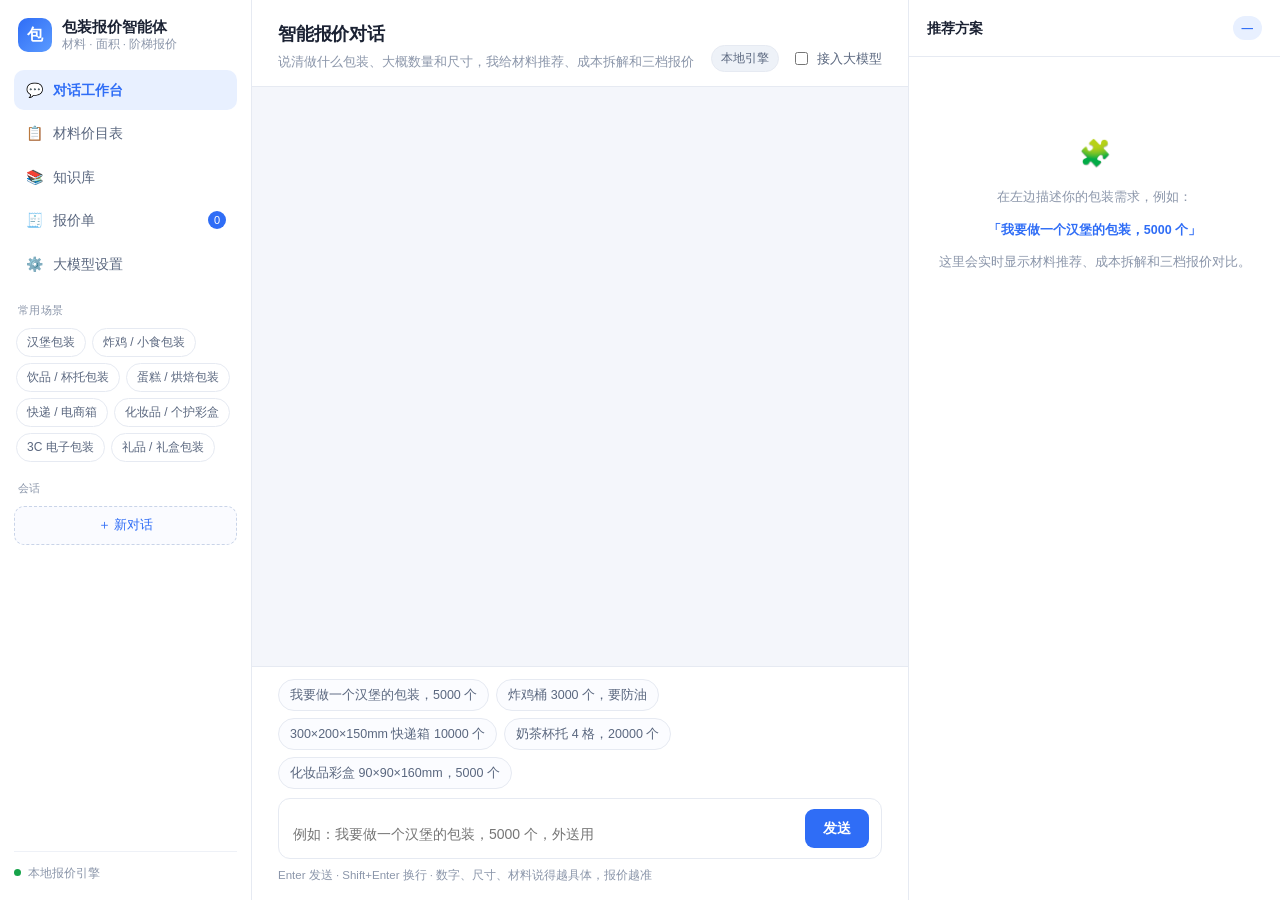
<file: docs/index.html>
<!DOCTYPE html>
<html lang="zh-CN">
<head>
<meta charset="utf-8">
<meta name="viewport" content="width=device-width, initial-scale=1">
<title>包装材料报价智能体 · 桌面版</title>
<link rel="stylesheet" href="assets/styles.css">
</head>
<body>
<div class="app">

  <!-- ==================== 左侧导航 ==================== -->
  <aside class="sidebar">
    <div class="brand">
      <div class="brand-logo">包</div>
      <div class="brand-text">
        <span class="brand-name">包装报价智能体</span>
        <span class="brand-sub">材料 · 面积 · 阶梯报价</span>
      </div>
    </div>

    <nav class="nav" id="nav">
      <button class="navbtn is-on" data-view="chat"><span class="ni">💬</span><span>对话工作台</span></button>
      <button class="navbtn" data-view="materials"><span class="ni">📋</span><span>材料价目表</span></button>
      <button class="navbtn" data-view="kb"><span class="ni">📚</span><span>知识库</span></button>
      <button class="navbtn" data-view="quotes"><span class="ni">🧾</span><span>报价单</span><span class="nbadge" id="badgeQuotes">0</span></button>
      <button class="navbtn" data-view="settings"><span class="ni">⚙️</span><span>大模型设置</span></button>
    </nav>

    <div class="side-block">
      <div class="side-title">常用场景</div>
      <div class="chips" id="sceneChips"></div>
    </div>

    <div class="side-block grow">
      <div class="side-title">会话</div>
      <button class="newchat" id="btnNewChat">＋ 新对话</button>
      <div class="sessions" id="sessions"></div>
    </div>

    <div class="side-foot">
      <div class="dot" id="engineDot"></div>
      <span id="engineText">本地报价引擎</span>
    </div>
  </aside>

  <!-- ==================== 主区 ==================== -->
  <main class="main">

    <!-- ---------- 对话 ---------- -->
    <section class="view is-on" id="view-chat">
      <header class="chat-head">
        <div>
          <h1>智能报价对话</h1>
          <p class="sub">说清做什么包装、大概数量和尺寸，我给材料推荐、成本拆解和三档报价</p>
        </div>
        <div class="head-right">
          <span class="tag" id="modelTag">本地引擎</span>
          <label class="switch">
            <input type="checkbox" id="toggleLLM">
            <span>接入大模型</span>
          </label>
        </div>
      </header>

      <div class="msgs" id="msgs"></div>

      <div class="composer">
        <div class="ask-row" id="askRow"></div>
        <div class="compose-box">
          <textarea id="input" rows="1" placeholder="例如：我要做一个汉堡的包装，5000 个，外送用"></textarea>
          <button class="send" id="btnSend">发送</button>
        </div>
        <div class="compose-hint">Enter 发送 · Shift+Enter 换行 · 数字、尺寸、材料说得越具体，报价越准</div>
      </div>
    </section>

    <!-- ---------- 价目表 ---------- -->
    <section class="view" id="view-materials">
      <header class="page-head">
        <div>
          <h1>材料价目表</h1>
          <p class="sub">纸类按 元/㎡ 计价，由克重 × 吨价推导；可直接编辑、新增或导入 CSV</p>
        </div>
        <div class="head-actions">
          <button class="btn" id="btnAddMat">＋ 新增材料</button>
          <button class="btn" id="btnImportCsv">导入 CSV</button>
          <button class="btn primary" id="btnExportCsv">导出 CSV</button>
          <button class="btn ghost" id="btnResetMat">恢复内置</button>
        </div>
      </header>

      <div class="toolbar">
        <input class="search" id="matSearch" placeholder="搜材料名 / 别名 / 供应商">
        <div class="filters" id="matCats"></div>
        <span class="count" id="matCount"></span>
      </div>

      <div class="table-wrap">
        <table class="grid" id="matTable">
          <thead>
            <tr><th>材料</th><th>分类</th><th>规格</th><th class="num">单价</th><th>计价</th><th>供应商</th><th>更新</th><th>趋势</th><th class="op">操作</th></tr>
          </thead>
          <tbody></tbody>
        </table>
      </div>
      <input type="file" id="csvFile" accept=".csv,.txt" hidden>
    </section>

    <!-- ---------- 知识库 ---------- -->
    <section class="view" id="view-kb">
      <header class="page-head">
        <div>
          <h1>知识库</h1>
          <p class="sub">上传价目表、工艺规范、供应商报价单，回答时会引用原文</p>
        </div>
        <div class="head-actions">
          <span class="stat-chip" id="kbStat"></span>
        </div>
      </header>

      <div class="drop" id="drop">
        <div class="drop-inner">
          <div class="drop-icon">⬆</div>
          <div class="drop-t">把文件拖到这里，或点击选择</div>
          <div class="drop-s">支持 docx / txt / md / csv / pdf（pdf 需有文本层）</div>
        </div>
        <input type="file" id="kbFile" multiple hidden>
      </div>

      <div class="kb-list" id="kbList"></div>
    </section>

    <!-- ---------- 报价单 ---------- -->
    <section class="view" id="view-quotes">
      <header class="page-head">
        <div>
          <h1>报价单</h1>
          <p class="sub">对话里点「存入报价单」的记录都在这里</p>
        </div>
        <div class="head-actions">
          <button class="btn primary" id="btnExportQuotes">导出 CSV</button>
        </div>
      </header>
      <div class="quote-list" id="quoteList"></div>
    </section>

    <!-- ---------- 设置 ---------- -->
    <section class="view" id="view-settings">
      <header class="page-head">
        <div>
          <h1>大模型设置</h1>
          <p class="sub">OpenAI 兼容协议：DeepSeek、通义千问、Kimi、智谱、OpenAI、本地 Ollama 都能接</p>
        </div>
      </header>

      <div class="settings">
        <div class="card">
          <div class="card-head">连接参数</div>
          <label class="field">
            <span>启用大模型润色</span>
            <input type="checkbox" id="cfgEnabled">
            <em>关闭时全部由本地引擎回答，数字一样准</em>
          </label>
          <label class="field col">
            <span>API Base URL</span>
            <input type="text" id="cfgBaseUrl" placeholder="https://api.deepseek.com/v1">
            <em>各家兼容地址：DeepSeek <code>https://api.deepseek.com/v1</code> · 通义 <code>https://dashscope.aliyuncs.com/compatible-mode/v1</code> · Kimi <code>https://api.moonshot.cn/v1</code></em>
          </label>
          <label class="field col">
            <span>API Key</span>
            <input type="password" id="cfgApiKey" placeholder="sk-...">
            <em>仅保存在本机（服务端模式存 data/config.json，静态版存浏览器本地），不会发给任何第三方</em>
          </label>
          <div class="field-row">
            <label class="field col">
              <span>模型</span>
              <input type="text" id="cfgModel" placeholder="deepseek-chat">
            </label>
            <label class="field col">
              <span>温度</span>
              <input type="number" id="cfgTemp" step="0.1" min="0" max="1" placeholder="0.4">
            </label>
          </div>
          <div class="card-actions">
            <button class="btn" id="btnTestLlm">测试连接</button>
            <button class="btn primary" id="btnSaveCfg">保存配置</button>
          </div>
          <div class="test-out" id="testOut"></div>
        </div>

        <div class="card">
          <div class="card-head">回答机制说明</div>
          <ul class="notes">
            <li>价格、面积、克重、阶梯折扣<strong>全部由本地引擎实算</strong>，模型只负责理解意图、解释推荐理由和组织话术。</li>
            <li>System prompt 中明确禁止模型编造价格；若模型返回异常，会自动降级为本地引擎回答并提示原因。</li>
            <li>没有配置 Key 也能正常使用：场景推荐、材料匹配、报价计算都是本地能力。</li>
          </ul>
        </div>
      </div>
    </section>
  </main>

  <!-- ==================== 右侧上下文 ==================== -->
  <aside class="ctx" id="ctx">
    <div class="ctx-head">
      <span>推荐方案</span>
      <span class="ctx-tag" id="ctxScene">—</span>
    </div>
    <div class="ctx-body" id="ctxBody">
      <div class="ctx-empty">
        <div class="ce-icon">🧩</div>
        <p>在左边描述你的包装需求，例如：</p>
        <p class="ce-q">「我要做一个汉堡的包装，5000 个」</p>
        <p>这里会实时显示材料推荐、成本拆解和三档报价对比。</p>
      </div>
    </div>
  </aside>
</div>

<!-- 材料编辑弹层 -->
<div class="modal" id="matModal">
  <div class="modal-box">
    <div class="modal-head"><span id="matModalTitle">新增材料</span><button class="x" id="matModalClose">✕</button></div>
    <div class="modal-body">
      <div class="field-row">
        <label class="field col"><span>名称</span><input id="mName" placeholder="如 食品级白卡 350g"></label>
        <label class="field col"><span>分类</span>
          <select id="mCat"><option value="paper">纸类</option><option value="plastic">塑料类</option><option value="metal">金属类</option><option value="cushion">缓冲材料</option><option value="aux">辅料</option></select>
        </label>
      </div>
      <div class="field-row">
        <label class="field col"><span>规格</span><input id="mSpec" placeholder="350g · 食品级"></label>
        <label class="field col"><span>计价单位</span>
          <select id="mUnit"><option>元/㎡</option><option>元/张</option><option>元/件</option><option>元/卷</option><option>元/米</option><option>元/kg</option></select>
        </label>
      </div>
      <div class="field-row">
        <label class="field col"><span>克重 g/㎡（纸类）</span><input id="mGram" type="number" placeholder="350"></label>
        <label class="field col"><span>吨价 元/吨（纸类）</span><input id="mTon" type="number" placeholder="7400"></label>
      </div>
      <div class="field-row">
        <label class="field col"><span>单价（非纸类直接填）</span><input id="mPrice" type="number" step="0.0001" placeholder="0"></label>
        <label class="field col"><span>供应商</span><input id="mSupplier" placeholder="自定义"></label>
      </div>
      <label class="field col"><span>别名（用 | 分隔）</span><input id="mAlias" placeholder="白卡|食品卡"></label>
      <label class="field col"><span>备注</span><input id="mNote" placeholder="适用场景"></label>
      <div class="hint" id="mFormula"></div>
    </div>
    <div class="modal-foot">
      <button class="btn ghost" id="matModalCancel">取消</button>
      <button class="btn primary" id="matModalSave">保存</button>
    </div>
  </div>
</div>

<div class="toast" id="toast"></div>
<script src="assets/pq-core.js"></script>
  <script src="assets/app.js"></script>
</body>
</html>
</file>
<file: docs/assets/styles.css>
/* 包装材料报价智能体 · 桌面版 */
:root {
  --bg: #f4f6fb;
  --panel: #ffffff;
  --line: #e6eaf2;
  --line-soft: #eef1f7;
  --text: #1b2233;
  --text-2: #5a677f;
  --text-3: #8b96aa;
  --brand: #2f6df6;
  --brand-soft: #e8f0ff;
  --ok: #16a34a;
  --warn: #d97706;
  --err: #dc2626;
  --radius: 12px;
  --shadow: 0 1px 2px rgba(24, 38, 64, .05), 0 8px 24px rgba(24, 38, 64, .06);
}

* { box-sizing: border-box; }
html, body { height: 100%; }
body {
  margin: 0;
  background: var(--bg);
  color: var(--text);
  font: 14px/1.6 -apple-system, BlinkMacSystemFont, "Segoe UI", "PingFang SC", "Microsoft YaHei", sans-serif;
  -webkit-font-smoothing: antialiased;
}
button, input, select, textarea { font: inherit; color: inherit; }
h1, h2, h3, h4 { margin: 0; font-weight: 650; letter-spacing: -.2px; }
code { background: #f1f4f9; padding: 1px 5px; border-radius: 4px; font-size: 12px; }

.app {
  display: grid;
  grid-template-columns: 252px minmax(0, 1fr) 372px;
  height: 100vh;
}

/* ================= 左侧 ================= */
.sidebar {
  background: #fff;
  border-right: 1px solid var(--line);
  display: flex;
  flex-direction: column;
  padding: 18px 14px;
  gap: 18px;
  overflow: hidden;
}
.brand { display: flex; gap: 10px; align-items: center; padding: 0 4px; }
.brand-logo {
  width: 34px; height: 34px; border-radius: 10px; display: grid; place-items: center;
  background: linear-gradient(135deg, #2f6df6, #5b9bff); color: #fff; font-weight: 700; font-size: 16px;
}
.brand-text { display: flex; flex-direction: column; line-height: 1.3; }
.brand-name { font-weight: 650; font-size: 14.5px; }
.brand-sub { font-size: 11.5px; color: var(--text-3); }

.nav { display: flex; flex-direction: column; gap: 3px; }
.navbtn {
  display: flex; align-items: center; gap: 10px; position: relative;
  padding: 9px 11px; border: 0; background: transparent; border-radius: 10px;
  cursor: pointer; color: var(--text-2); text-align: left; transition: .15s;
}
.navbtn:hover { background: #f5f7fc; color: var(--text); }
.navbtn.is-on { background: var(--brand-soft); color: var(--brand); font-weight: 600; }
.ni { width: 18px; text-align: center; font-size: 14px; }
.nbadge {
  margin-left: auto; background: var(--brand); color: #fff; font-size: 11px;
  min-width: 18px; height: 18px; border-radius: 9px; display: grid; place-items: center; padding: 0 5px;
}

.side-block { display: flex; flex-direction: column; gap: 8px; min-height: 0; }
.side-block.grow { flex: 1; min-height: 0; }
.side-title { font-size: 11px; color: var(--text-3); padding: 0 4px; letter-spacing: .4px; }
.chips { display: flex; flex-wrap: wrap; gap: 6px; padding: 0 2px; }
.chip {
  border: 1px solid var(--line); background: #fff; border-radius: 999px;
  padding: 4px 10px; font-size: 12px; color: var(--text-2); cursor: pointer; transition: .15s;
}
.chip:hover { border-color: #b9cdfb; color: var(--brand); background: #f7faff; }

.newchat {
  border: 1px dashed #c9d4e8; background: #fafbff; border-radius: 10px; padding: 8px;
  cursor: pointer; color: var(--brand); font-size: 13px; transition: .15s;
}
.newchat:hover { background: var(--brand-soft); border-color: #b9cdfb; }
.sessions { overflow-y: auto; display: flex; flex-direction: column; gap: 2px; }
.session {
  padding: 7px 10px; border-radius: 9px; font-size: 12.5px; color: var(--text-2);
  cursor: pointer; white-space: nowrap; overflow: hidden; text-overflow: ellipsis;
}
.session:hover { background: #f5f7fc; }
.session.is-on { background: #eef2fb; color: var(--text); font-weight: 600; }

.side-foot {
  display: flex; align-items: center; gap: 7px; font-size: 11.5px; color: var(--text-3);
  border-top: 1px solid var(--line-soft); padding-top: 12px;
}
.dot { width: 7px; height: 7px; border-radius: 50%; background: var(--ok); }
.dot.off { background: var(--text-3); }
.dot.on { background: #2f6df6; box-shadow: 0 0 0 3px rgba(47, 109, 246, .16); }

/* ================= 主区 ================= */
.main { min-width: 0; display: flex; flex-direction: column; overflow: hidden; }
.view { display: none; flex-direction: column; height: 100%; min-width: 0; }
.view.is-on { display: flex; }

.chat-head, .page-head {
  display: flex; justify-content: space-between; align-items: flex-end; gap: 16px;
  padding: 20px 26px 14px; border-bottom: 1px solid var(--line); background: #fff;
}
.chat-head h1, .page-head h1 { font-size: 18px; }
.sub { margin: 3px 0 0; font-size: 12.5px; color: var(--text-3); }
.head-right { display: flex; align-items: center; gap: 12px; }
.head-actions { display: flex; gap: 8px; }
.tag {
  font-size: 11.5px; padding: 3px 9px; border-radius: 999px;
  background: #eef2f8; color: var(--text-2); border: 1px solid var(--line);
}
.tag.on { background: var(--brand-soft); color: var(--brand); border-color: #c9dcff; }
.switch { display: flex; align-items: center; gap: 6px; font-size: 12.5px; color: var(--text-2); cursor: pointer; }
.switch input { accent-color: var(--brand); }

.btn {
  border: 1px solid var(--line); background: #fff; border-radius: 9px; padding: 7px 13px;
  cursor: pointer; font-size: 13px; color: var(--text-2); transition: .15s;
}
.btn:hover { border-color: #c9d6ee; color: var(--text); background: #fafbff; }
.btn.primary { background: var(--brand); border-color: var(--brand); color: #fff; }
.btn.primary:hover { background: #2560e0; color: #fff; }
.btn.ghost { border-color: transparent; color: var(--text-3); }
.btn.ghost:hover { color: var(--err); background: #fff1f1; }
.btn.danger { color: var(--err); border-color: #f3c8c8; }

/* ---------- 消息流 ---------- */
.msgs { flex: 1; overflow-y: auto; padding: 22px 26px 8px; display: flex; flex-direction: column; gap: 18px; }
.msg { display: flex; gap: 12px; max-width: 900px; }
.msg.user { flex-direction: row-reverse; }
.avatar {
  width: 30px; height: 30px; border-radius: 9px; flex: 0 0 30px; display: grid; place-items: center;
  background: linear-gradient(135deg, #2f6df6, #5b9bff); color: #fff; font-size: 12px; font-weight: 700;
}
.msg.user .avatar { background: #eef1f7; color: var(--text-2); }
.bubble {
  background: #fff; border: 1px solid var(--line); border-radius: 12px; padding: 13px 16px;
  box-shadow: var(--shadow); min-width: 0;
}
.msg.user .bubble { background: var(--brand); border-color: var(--brand); color: #fff; }
.bubble p { margin: 0 0 8px; }
.bubble p:last-child { margin-bottom: 0; }
.bubble ul { margin: 0 0 8px; padding-left: 18px; }
.bubble li { margin-bottom: 3px; }
.bubble h3, .bubble h4 { margin: 10px 0 6px; font-size: 14.5px; }
.bubble table { border-collapse: collapse; width: 100%; margin: 8px 0; font-size: 13px; }
.bubble th, .bubble td { border: 1px solid var(--line); padding: 6px 9px; text-align: left; }
.bubble th { background: #f7f9fd; font-weight: 600; }
.caret { display: inline-block; width: 7px; background: var(--brand); animation: blink 1s steps(2) infinite; margin-left: 2px; }
@keyframes blink { 50% { opacity: 0; } }
.notice {
  font-size: 12px; color: var(--warn); background: #fff8ec; border: 1px solid #f6dfb8;
  padding: 7px 11px; border-radius: 9px; margin-top: 8px;
}
.msgfoot { display: flex; gap: 8px; margin-top: 10px; }
.mini {
  font-size: 12px; padding: 5px 10px; border-radius: 8px; border: 1px solid var(--line);
  background: #fff; cursor: pointer; color: var(--text-2);
}
.mini:hover { border-color: #b9cdfb; color: var(--brand); }
.mini.primary { background: var(--brand); border-color: var(--brand); color: #fff; }

/* 方案对比卡 */
.plans { display: grid; grid-template-columns: repeat(3, minmax(0, 1fr)); gap: 10px; margin: 10px 0 4px; }
.plan {
  border: 1px solid var(--line); border-radius: 11px; padding: 12px; background: #fff;
  cursor: pointer; transition: .15s; position: relative;
}
.plan:hover { border-color: #b9cdfb; transform: translateY(-1px); box-shadow: var(--shadow); }
.plan.is-sel { border-color: var(--brand); background: #f8faff; }
.plan.rec::after {
  content: '推荐'; position: absolute; top: -9px; right: 10px; font-size: 10.5px;
  background: var(--brand); color: #fff; padding: 1px 7px; border-radius: 999px;
}
.plan-t { font-size: 13px; font-weight: 650; }
.plan-d { font-size: 11.5px; color: var(--text-3); margin-bottom: 8px; }
.plan-m { font-size: 12px; color: var(--text-2); min-height: 34px; }
.plan-p { display: flex; align-items: baseline; gap: 3px; margin-top: 8px; }
.plan-cur { font-size: 12px; color: var(--text-2); }
.plan-num { font-size: 21px; font-weight: 700; letter-spacing: -.5px; }
.plan-u { font-size: 11.5px; color: var(--text-3); }
.plan-total { font-size: 11.5px; color: var(--text-3); margin-top: 2px; }
.srcref { font-size: 11.5px; color: var(--text-3); background: #f7f9fd; border: 1px dashed var(--line); padding: 7px 10px; border-radius: 9px; margin-top: 8px; }

/* ---------- 输入区 ---------- */
.composer { border-top: 1px solid var(--line); background: #fff; padding: 12px 26px 16px; }
.ask-row { display: flex; gap: 7px; flex-wrap: wrap; margin-bottom: 9px; }
.ask {
  font-size: 12.5px; padding: 5px 11px; border-radius: 999px; border: 1px solid var(--line);
  background: #fbfcff; cursor: pointer; color: var(--text-2);
}
.ask:hover { border-color: #b9cdfb; color: var(--brand); background: #f7faff; }
.compose-box {
  display: flex; gap: 10px; align-items: flex-end; border: 1px solid var(--line);
  border-radius: 12px; padding: 10px 12px; background: #fff; transition: .15s;
}
.compose-box:focus-within { border-color: #b9cdfb; box-shadow: 0 0 0 3px rgba(47, 109, 246, .1); }
.compose-box textarea {
  flex: 1; border: 0; outline: 0; resize: none; max-height: 132px; background: transparent; line-height: 1.6;
}
.send {
  border: 0; background: var(--brand); color: #fff; border-radius: 9px; padding: 8px 18px;
  cursor: pointer; font-weight: 600; transition: .15s;
}
.send:hover { background: #2560e0; }
.send:disabled { background: #c9d6ee; cursor: not-allowed; }
.compose-hint { font-size: 11.5px; color: var(--text-3); margin-top: 7px; }

/* ---------- 表格页 ---------- */
.toolbar { display: flex; align-items: center; gap: 12px; padding: 14px 26px; flex-wrap: wrap; }
.search {
  flex: 0 0 260px; border: 1px solid var(--line); border-radius: 9px; padding: 7px 11px; outline: 0; background: #fff;
}
.search:focus { border-color: #b9cdfb; }
.filters { display: flex; gap: 6px; flex-wrap: wrap; }
.fbtn {
  border: 1px solid var(--line); background: #fff; border-radius: 999px; padding: 5px 12px;
  font-size: 12.5px; cursor: pointer; color: var(--text-2);
}
.fbtn.is-on { background: var(--brand); border-color: var(--brand); color: #fff; }
.count { margin-left: auto; font-size: 12.5px; color: var(--text-3); }
.table-wrap { flex: 1; overflow: auto; padding: 0 26px 22px; }
.grid { width: 100%; border-collapse: collapse; background: #fff; border: 1px solid var(--line); border-radius: 12px; overflow: hidden; }
.grid th, .grid td { padding: 9px 12px; text-align: left; border-bottom: 1px solid var(--line-soft); font-size: 13px; }
.grid th { background: #f7f9fd; font-weight: 600; color: var(--text-2); position: sticky; top: 0; }
.grid tbody tr:hover { background: #fafbff; }
.grid .num { text-align: right; font-variant-numeric: tabular-nums; }
.grid .op { width: 110px; }
.link { color: var(--brand); cursor: pointer; margin-right: 10px; font-size: 12.5px; }
.link.danger { color: var(--err); }
.trend-up { color: #d7263d; }
.trend-down { color: #16a34a; }
.trend-flat { color: var(--text-3); }

/* ---------- 知识库 ---------- */
.drop {
  margin: 18px 26px 0; border: 2px dashed #cbd7ec; border-radius: 14px; background: #fbfcff;
  padding: 26px; text-align: center; cursor: pointer; transition: .15s;
}
.drop:hover, .drop.is-over { border-color: var(--brand); background: #f6faff; }
.drop-icon { font-size: 22px; color: var(--brand); }
.drop-t { font-weight: 600; margin-top: 4px; }
.drop-s { font-size: 12px; color: var(--text-3); }
.kb-list { padding: 16px 26px 24px; overflow-y: auto; display: flex; flex-direction: column; gap: 10px; }
.kb-item {
  background: #fff; border: 1px solid var(--line); border-radius: 12px; padding: 12px 14px;
  display: flex; align-items: center; gap: 12px;
}
.kb-ext {
  width: 42px; text-align: center; font-size: 10.5px; font-weight: 700; color: var(--brand);
  background: var(--brand-soft); border-radius: 7px; padding: 6px 0;
}
.kb-main { flex: 1; min-width: 0; }
.kb-name { font-weight: 600; font-size: 13.5px; overflow: hidden; text-overflow: ellipsis; white-space: nowrap; }
.kb-meta { font-size: 11.5px; color: var(--text-3); }
.kb-status { font-size: 11.5px; padding: 3px 9px; border-radius: 999px; border: 1px solid var(--line); }
.kb-status.ok { color: var(--ok); background: #eefaf1; border-color: #c8ecd5; }
.kb-status.warn { color: var(--warn); background: #fff8ec; border-color: #f6dfb8; }
.kb-status.err { color: var(--err); background: #fff1f1; border-color: #f5cccc; }
.stat-chip { font-size: 12.5px; color: var(--text-2); background: #f2f5fb; padding: 5px 12px; border-radius: 999px; }
.kb-preview {
  margin-top: 8px; font-size: 12px; color: var(--text-2); background: #f7f9fd; border: 1px solid var(--line-soft);
  border-radius: 9px; padding: 10px 12px; max-height: 200px; overflow: auto; white-space: pre-wrap;
}

/* ---------- 报价单 ---------- */
.quote-list { padding: 18px 26px 24px; overflow-y: auto; display: flex; flex-direction: column; gap: 10px; }
.quote-item { background: #fff; border: 1px solid var(--line); border-radius: 12px; padding: 14px 16px; }
.q-top { display: flex; justify-content: space-between; align-items: baseline; gap: 12px; }
.q-name { font-weight: 650; font-size: 14px; }
.q-amt { font-size: 17px; font-weight: 700; }
.q-meta { font-size: 12.5px; color: var(--text-3); margin-top: 3px; }
.q-tags { display: flex; gap: 6px; margin-top: 8px; flex-wrap: wrap; }
.q-tag { font-size: 11.5px; background: #f2f5fb; color: var(--text-2); padding: 3px 9px; border-radius: 999px; }

/* ---------- 设置 ---------- */
.settings { padding: 18px 26px 30px; overflow-y: auto; display: grid; grid-template-columns: minmax(0, 560px); gap: 16px; }
.card { background: #fff; border: 1px solid var(--line); border-radius: 14px; padding: 18px; box-shadow: var(--shadow); }
.card-head { font-weight: 650; margin-bottom: 14px; }
.field { display: flex; align-items: center; gap: 10px; margin-bottom: 12px; font-size: 13px; }
.field.col { flex-direction: column; align-items: stretch; gap: 5px; }
.field span { font-weight: 600; font-size: 12.5px; color: var(--text-2); }
.field input, .field select {
  border: 1px solid var(--line); border-radius: 9px; padding: 8px 11px; outline: 0; background: #fff;
}
.field input:focus, .field select:focus { border-color: #b9cdfb; box-shadow: 0 0 0 3px rgba(47, 109, 246, .1); }
.field em { font-style: normal; font-size: 11.5px; color: var(--text-3); line-height: 1.5; }
.field-row { display: grid; grid-template-columns: 1fr 1fr; gap: 12px; }
.card-actions { display: flex; gap: 10px; margin-top: 16px; }
.test-out { margin-top: 12px; font-size: 12.5px; }
.test-out.ok { color: var(--ok); }
.test-out.err { color: var(--err); }
.notes { margin: 0; padding-left: 18px; font-size: 13px; color: var(--text-2); line-height: 1.8; }
.hint { font-size: 11.5px; color: var(--text-3); margin-top: 6px; }

/* ================= 右侧 ================= */
.ctx {
  background: #fff; border-left: 1px solid var(--line); display: flex; flex-direction: column; overflow: hidden;
}
.ctx-head {
  display: flex; justify-content: space-between; align-items: center;
  padding: 16px 18px; border-bottom: 1px solid var(--line); font-weight: 650; font-size: 14px;
}
.ctx-tag { font-size: 11.5px; color: var(--brand); background: var(--brand-soft); padding: 3px 9px; border-radius: 999px; }
.ctx-body { flex: 1; overflow-y: auto; padding: 16px 18px 24px; }
.ctx-empty { text-align: center; color: var(--text-3); font-size: 12.5px; padding-top: 60px; }
.ce-icon { font-size: 26px; }
.ce-q { color: var(--brand); font-weight: 600; }
.ctx-sec { margin-bottom: 18px; }
.ctx-sec-t { font-size: 11.5px; color: var(--text-3); margin-bottom: 8px; letter-spacing: .4px; }
.kv { display: flex; justify-content: space-between; gap: 10px; padding: 5px 0; font-size: 13px; border-bottom: 1px dashed var(--line-soft); }
.kv:last-child { border-bottom: 0; }
.kv .k { color: var(--text-2); }
.kv .v { font-weight: 600; font-variant-numeric: tabular-nums; }
.cost-item { display: flex; justify-content: space-between; gap: 10px; font-size: 12.5px; padding: 4px 0; }
.cost-item .cd { color: var(--text-3); font-size: 11.5px; }
.total-box {
  background: linear-gradient(135deg, #f6f9ff, #eef3ff); border: 1px solid #d9e5ff;
  border-radius: 12px; padding: 12px 14px; margin-top: 4px;
}
.total-box .tl { font-size: 11.5px; color: var(--text-2); }
.total-box .tv { font-size: 22px; font-weight: 700; letter-spacing: -.5px; }
.req-list { font-size: 12.5px; color: var(--text-2); line-height: 1.75; }
.req-list div { padding-left: 14px; position: relative; }
.req-list div::before { content: '·'; position: absolute; left: 3px; color: var(--brand); font-weight: 700; }
.ctx-actions { display: flex; gap: 8px; margin-top: 16px; }

/* ================= 弹层 / 提示 ================= */
.modal {
  position: fixed; inset: 0; background: rgba(18, 26, 44, .42); display: none;
  align-items: center; justify-content: center; z-index: 50;
}
.modal.is-on { display: flex; }
.modal-box { background: #fff; border-radius: 14px; width: 520px; max-width: calc(100vw - 40px); box-shadow: 0 20px 60px rgba(20, 32, 60, .28); }
.modal-head { display: flex; justify-content: space-between; align-items: center; padding: 14px 18px; border-bottom: 1px solid var(--line); font-weight: 650; }
.modal-head .x { border: 0; background: transparent; cursor: pointer; color: var(--text-3); font-size: 14px; }
.modal-body { padding: 16px 18px; max-height: 62vh; overflow-y: auto; }
.modal-foot { display: flex; justify-content: flex-end; gap: 10px; padding: 12px 18px; border-top: 1px solid var(--line); }
.toast {
  position: fixed; left: 50%; bottom: 40px; transform: translate(-50%, 12px);
  background: rgba(24, 30, 44, .9); color: #fff; font-size: 13px; padding: 10px 18px;
  border-radius: 10px; opacity: 0; pointer-events: none; transition: .2s; z-index: 99;
}
.toast.is-on { opacity: 1; transform: translate(-50%, 0); }

@media (max-width: 1240px) {
  .app { grid-template-columns: 232px minmax(0, 1fr); }
  .ctx { display: none; }
}
</file>
